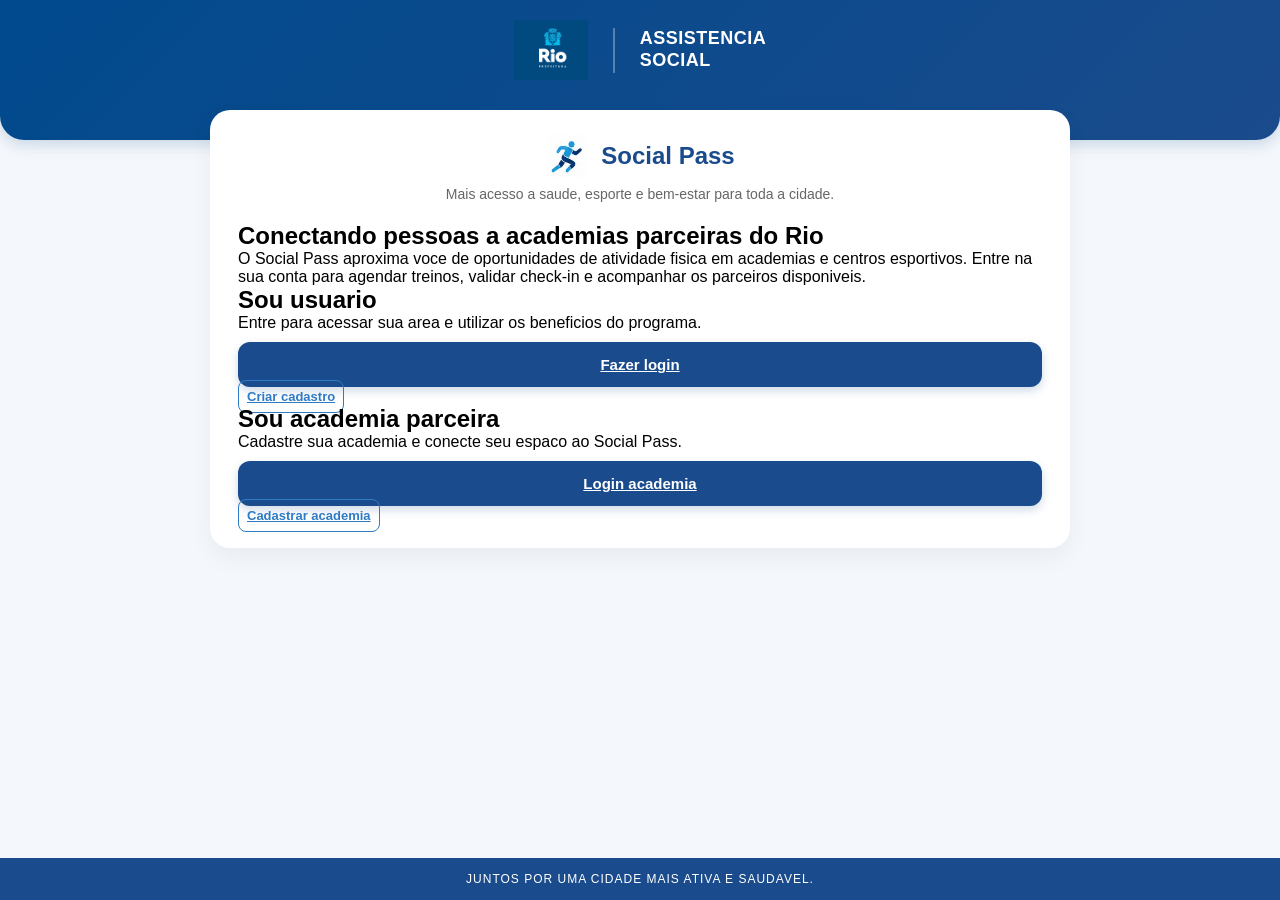
<file: frontend/index.html>
<!DOCTYPE html>
<html lang="pt-BR">
<head>
    <meta charset="UTF-8">
    <meta name="viewport" content="width=device-width, initial-scale=1.0">
    <title>Social Pass - Inicio</title>
    <link rel="stylesheet" href="style.css">
</head>
<body>
<header class="header">
    <div class="header-logo">
        <img src="logo-rio.png" alt="Prefeitura do Rio">
    </div>
    <div class="header-divider"></div>
    <div class="header-text">
        ASSISTENCIA<br>SOCIAL
    </div>
</header>

<main class="main-content">
    <div class="card landing-wrap">
        <div class="card-header">
            <div class="card-logo">
                <img src="logo-social-pass.png" alt="Social Pass" class="card-logo-icon">
                <span class="card-title">Social Pass</span>
            </div>
            <p class="card-subtitle">Mais acesso a saude, esporte e bem-estar para toda a cidade.</p>
        </div>

        <section class="landing-hero">
            <h1 class="landing-title">Conectando pessoas a academias parceiras do Rio</h1>
            <p class="landing-text">
                O Social Pass aproxima voce de oportunidades de atividade fisica em academias e centros esportivos.
                Entre na sua conta para agendar treinos, validar check-in e acompanhar os parceiros disponiveis.
            </p>
        </section>

        <section class="landing-grid" aria-label="Acesso para usuarios e academias">
            <article class="landing-box">
                <h2 class="landing-box-title">Sou usuario</h2>
                <p class="landing-box-text">Entre para acessar sua area e utilizar os beneficios do programa.</p>
                <div class="landing-actions">
                    <a class="btn-submit" href="login.html">Fazer login</a>
                    <a class="btn-outline landing-link" href="cadastrousuario.html">Criar cadastro</a>
                </div>
            </article>

            <article class="landing-box">
                <h2 class="landing-box-title">Sou academia parceira</h2>
                <p class="landing-box-text">Cadastre sua academia e conecte seu espaco ao Social Pass.</p>
                <div class="landing-actions">
                    <a class="btn-submit" href="loginacademia.html">Login academia</a>
                    <a class="btn-outline landing-link" href="cadastroacademia.html">Cadastrar academia</a>
                </div>
            </article>
        </section>
    </div>
</main>

<footer class="footer">
    <p class="footer-text">JUNTOS POR UMA CIDADE MAIS ATIVA E SAUDAVEL.</p>
</footer>
</body>
</html>
</file>
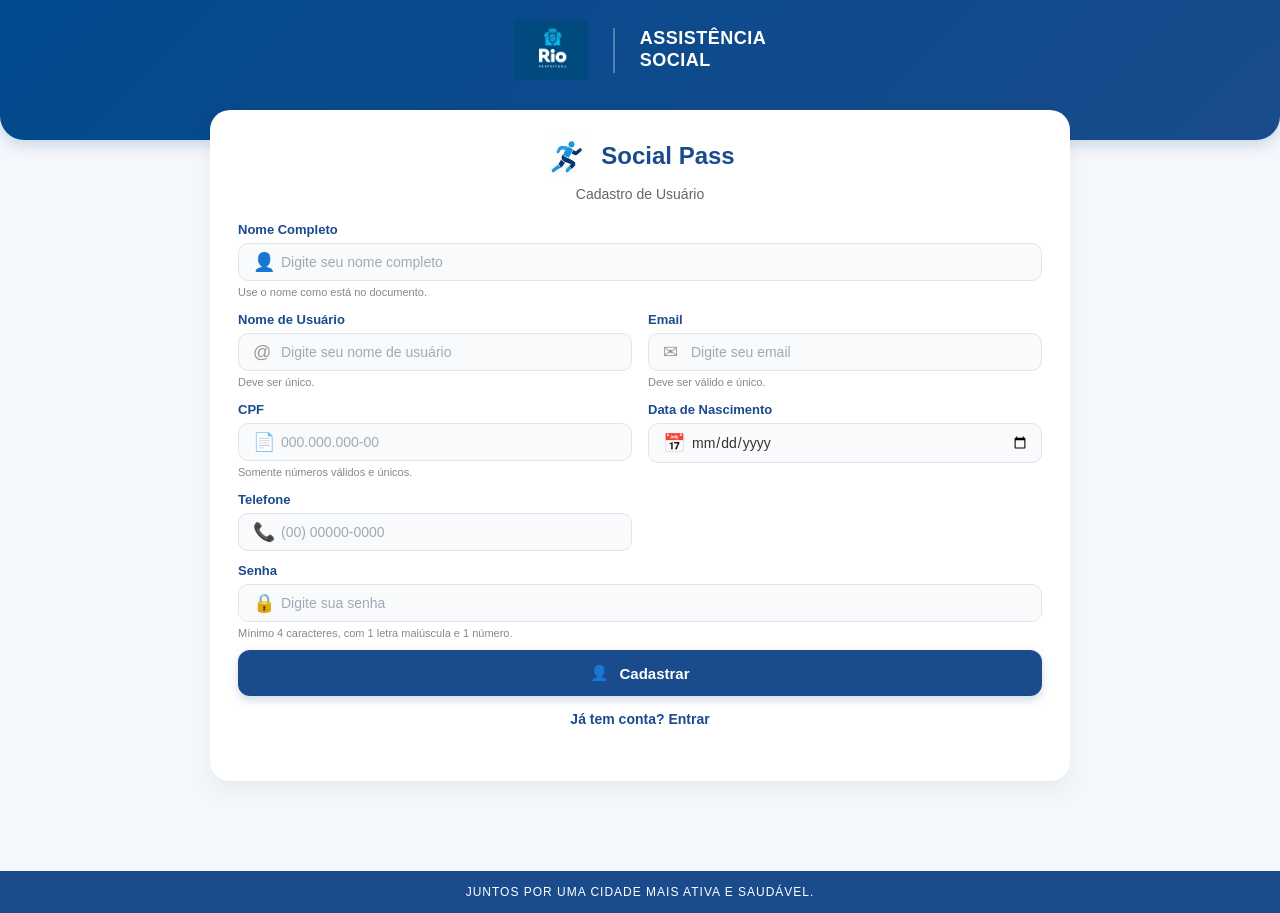
<file: frontend/cadastrousuario.html>
<!DOCTYPE html>
<html lang="pt-BR">
<head>
    <meta charset="UTF-8">
    <meta name="viewport" content="width=device-width, initial-scale=1.0">
    <title>Social Pass - Cadastro de Usuário</title>
    <link rel="stylesheet" href="style.css">
</head>
<body>
<header class="header">
    <div class="header-logo">
        <img src="logo-rio.png" alt="Prefeitura do Rio">
    </div>
    <div class="header-divider"></div>
    <div class="header-text">
        ASSISTÊNCIA<br>SOCIAL
    </div>
</header>

<main class="main-content">
    <div class="card">
        <div class="card-header">
            <div class="card-logo">
                <img src="logo-social-pass.png" alt="Social Pass" class="card-logo-icon">
                <span class="card-title">Social Pass</span>
            </div>
            <p class="card-subtitle">Cadastro de Usuário</p>
        </div>

        <form id="cadastroForm" novalidate>
            <div class="form-grid">
                <div class="form-group span-2">
                    <label class="form-label" for="nomeCompletoInput">Nome Completo</label>
                    <div class="input-wrapper">
                        <span class="input-icon" aria-hidden="true">&#128100;</span>
                        <input type="text" class="form-input" id="nomeCompletoInput" name="nomeCompleto" placeholder="Digite seu nome completo" required>
                    </div>
                    <small class="field-hint">Use o nome como está no documento.</small>
                </div>

                <div class="form-group">
                    <label class="form-label" for="nomeUsuarioInput">Nome de Usuário</label>
                    <div class="input-wrapper">
                        <span class="input-icon" aria-hidden="true">&#64;</span>
                        <input type="text" class="form-input" id="nomeUsuarioInput" name="nomeUsuario" placeholder="Digite seu nome de usuário" required>
                    </div>
                    <small class="field-hint">Deve ser único.</small>
                </div>

                <div class="form-group">
                    <label class="form-label" for="emailInput">Email</label>
                    <div class="input-wrapper">
                        <span class="input-icon" aria-hidden="true">&#9993;</span>
                        <input type="email" class="form-input" id="emailInput" name="email" placeholder="Digite seu email" required>
                    </div>
                    <small class="field-hint">Deve ser válido e único.</small>
                </div>

                <div class="form-group">
                    <label class="form-label" for="cpfInput">CPF</label>
                    <div class="input-wrapper">
                        <span class="input-icon" aria-hidden="true">&#128196;</span>
                        <input type="text" class="form-input" id="cpfInput" name="cpf" placeholder="000.000.000-00" maxlength="14" required>
                    </div>
                    <small class="field-hint">Somente números válidos e únicos.</small>
                </div>

                <div class="form-group">
                    <label class="form-label" for="dataNascimentoInput">Data de Nascimento</label>
                    <div class="input-wrapper">
                        <span class="input-icon" aria-hidden="true">&#128197;</span>
                        <input type="date" class="form-input" id="dataNascimentoInput" name="dataNascimento" required>
                    </div>
                </div>

                <div class="form-group">
                    <label class="form-label" for="telefoneInput">Telefone</label>
                    <div class="input-wrapper">
                        <span class="input-icon" aria-hidden="true">&#128222;</span>
                        <input type="text" class="form-input" id="telefoneInput" name="telefone" placeholder="(00) 00000-0000" maxlength="15" required>
                    </div>
                </div>

                <div class="form-group span-2">
                    <label class="form-label" for="senhaInput">Senha</label>
                    <div class="input-wrapper">
                        <span class="input-icon" aria-hidden="true">&#128274;</span>
                        <input type="password" class="form-input" id="senhaInput" name="senha" placeholder="Digite sua senha" required>
                    </div>
                    <small class="field-hint">Mínimo 4 caracteres, com 1 letra maiúscula e 1 número.</small>
                </div>
            </div>

            <button type="submit" class="btn-submit">
                <span aria-hidden="true">&#128100;</span> Cadastrar
            </button>

            <div style="text-align: center; margin-top: 15px; font-size: 14px;">
                <a href="login.html" style="color: #1a4b8c; text-decoration: none; font-weight: 600;">
                    Já tem conta? Entrar
                </a>
            </div>

            <p id="formMessage" class="form-message" aria-live="polite"></p>
        </form>
    </div>
</main>

<div id="toastContainer" class="toast-container" aria-live="polite" aria-atomic="true"></div>

<footer class="footer">
    <p class="footer-text">JUNTOS POR UMA CIDADE MAIS ATIVA E SAUDÁVEL.</p>
</footer>

<script src="script.js"></script>
</body>
</html>
</file>
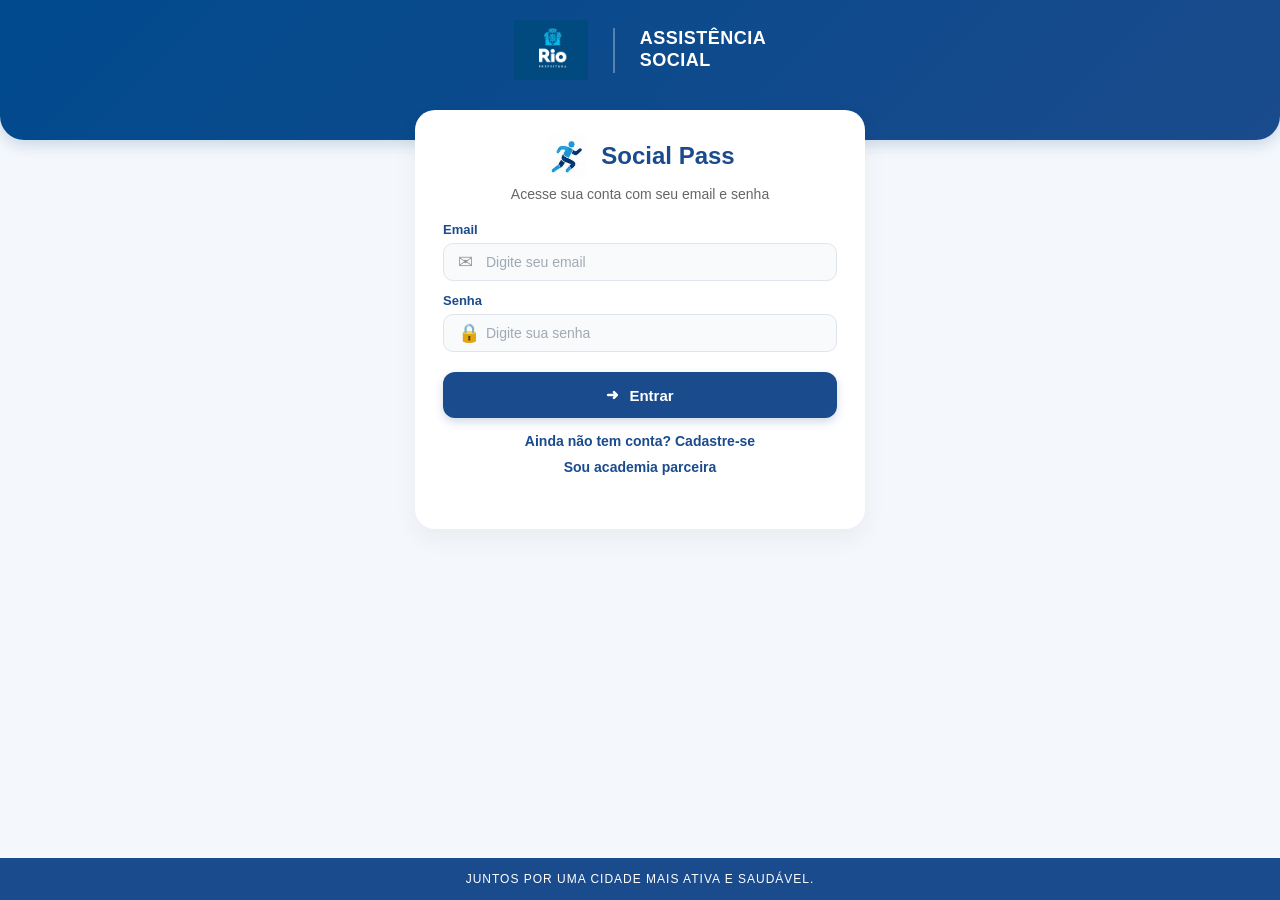
<file: frontend/login.html>
<!DOCTYPE html>
<html lang="pt-BR">
<head>
    <meta charset="UTF-8">
    <meta name="viewport" content="width=device-width, initial-scale=1.0">
    <title>Social Pass - Entrar</title>
    <link rel="stylesheet" href="style.css">
</head>
<body>
<header class="header">
    <div class="header-logo">
        <img src="logo-rio.png" alt="Prefeitura do Rio">
    </div>
    <div class="header-divider"></div>
    <div class="header-text">
        ASSISTÊNCIA<br>SOCIAL
    </div>
</header>

<main class="main-content">
    <div class="card" style="max-width: 450px;">
        <div class="card-header">
            <div class="card-logo">
                <img src="logo-social-pass.png" alt="Social Pass" class="card-logo-icon">
                <span class="card-title">Social Pass</span>
            </div>
            <p class="card-subtitle">Acesse sua conta com seu email e senha</p>
        </div>

        <form id="loginForm" novalidate>
            <div class="form-grid" style="grid-template-columns: 1fr;">
                <div class="form-group">
                    <label class="form-label" for="emailLoginInput">Email</label>
                    <div class="input-wrapper">
                        <span class="input-icon" aria-hidden="true">&#9993;</span>
                        <input type="email" class="form-input" id="emailLoginInput" name="email" placeholder="Digite seu email" required>
                    </div>
                </div>

                <div class="form-group">
                    <label class="form-label" for="senhaLoginInput">Senha</label>
                    <div class="input-wrapper">
                        <span class="input-icon" aria-hidden="true">&#128274;</span>
                        <input type="password" class="form-input" id="senhaLoginInput" name="senha" placeholder="Digite sua senha" required>
                    </div>
                </div>
            </div>

            <button type="submit" class="btn-submit" style="margin-top: 20px;">
                <span aria-hidden="true">&#10140;</span> Entrar
            </button>

            <div style="text-align: center; margin-top: 15px; font-size: 14px;">
                <a href="cadastrousuario.html" style="color: #1a4b8c; text-decoration: none; font-weight: 600;">
                    Ainda não tem conta? Cadastre-se
                </a>
            </div>

            <div style="text-align: center; margin-top: 10px; font-size: 14px;">
                <a href="loginacademia.html" style="color: #1a4b8c; text-decoration: none; font-weight: 600;">
                    Sou academia parceira
                </a>
            </div>

            <p id="loginMessage" class="form-message" aria-live="polite"></p>
        </form>
    </div>
</main>

<div id="toastContainer" class="toast-container" aria-live="polite" aria-atomic="true"></div>

<footer class="footer">
    <p class="footer-text">JUNTOS POR UMA CIDADE MAIS ATIVA E SAUDÁVEL.</p>
</footer>

<script src="script.js"></script>
</body>
</html>
</file>
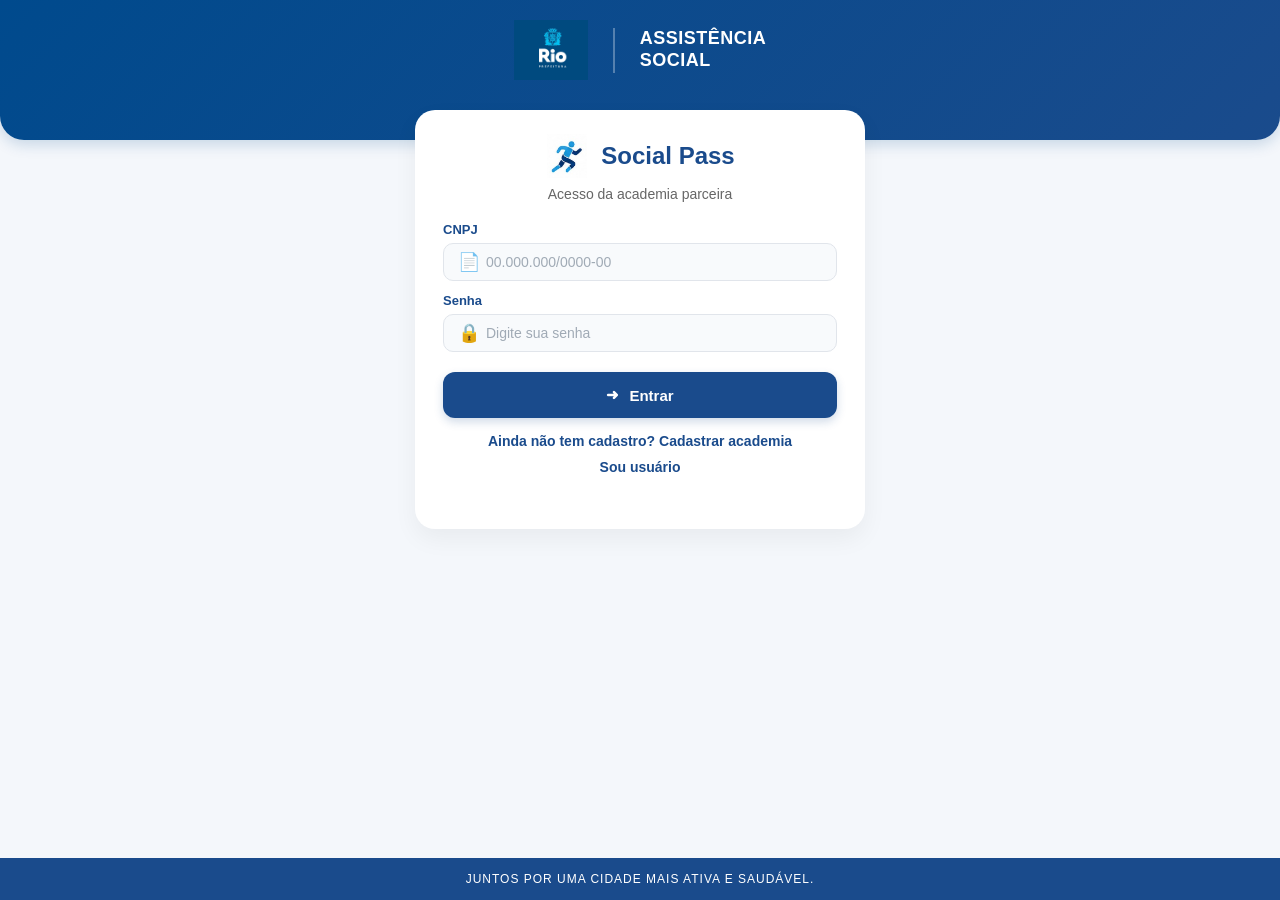
<file: frontend/loginacademia.html>
<!DOCTYPE html>
<html lang="pt-BR">
<head>
  <meta charset="UTF-8">
  <meta name="viewport" content="width=device-width, initial-scale=1.0">
  <title>Social Pass - Login Academia</title>
  <link rel="stylesheet" href="style.css">
</head>
<body>
<header class="header">
  <div class="header-logo">
    <img src="logo-rio.png" alt="Prefeitura do Rio">
  </div>
  <div class="header-divider"></div>
  <div class="header-text">
    ASSISTÊNCIA<br>SOCIAL
  </div>
</header>

<main class="main-content">
  <div class="card" style="max-width: 450px;">
    <div class="card-header">
      <div class="card-logo">
        <img src="logo-social-pass.png" alt="Social Pass" class="card-logo-icon">
        <span class="card-title">Social Pass</span>
      </div>
      <p class="card-subtitle">Acesso da academia parceira</p>
    </div>

    <form id="loginAcademiaForm" novalidate>
      <div class="form-grid" style="grid-template-columns: 1fr;">
        <div class="form-group">
          <label class="form-label" for="cnpjLoginAcademiaInput">CNPJ</label>
          <div class="input-wrapper">
            <span class="input-icon" aria-hidden="true">&#128196;</span>
            <input type="text" class="form-input" id="cnpjLoginAcademiaInput" name="cnpj" placeholder="00.000.000/0000-00" maxlength="18" required>
          </div>
        </div>

        <div class="form-group">
          <label class="form-label" for="senhaLoginAcademiaInput">Senha</label>
          <div class="input-wrapper">
            <span class="input-icon" aria-hidden="true">&#128274;</span>
            <input type="password" class="form-input" id="senhaLoginAcademiaInput" name="senha" placeholder="Digite sua senha" required>
          </div>
        </div>
      </div>

      <button type="submit" class="btn-submit" style="margin-top: 20px;">
        <span aria-hidden="true">&#10140;</span> Entrar
      </button>

      <div style="text-align: center; margin-top: 15px; font-size: 14px;">
        <a href="cadastroacademia.html" style="color: #1a4b8c; text-decoration: none; font-weight: 600;">
          Ainda não tem cadastro? Cadastrar academia
        </a>
      </div>

      <div style="text-align: center; margin-top: 10px; font-size: 14px;">
        <a href="login.html" style="color: #1a4b8c; text-decoration: none; font-weight: 600;">
          Sou usuário
        </a>
      </div>

      <p id="loginAcademiaMessage" class="form-message" aria-live="polite"></p>
    </form>
  </div>
</main>

<div id="toastContainer" class="toast-container" aria-live="polite" aria-atomic="true"></div>

<footer class="footer">
  <p class="footer-text">JUNTOS POR UMA CIDADE MAIS ATIVA E SAUDÁVEL.</p>
</footer>

<script src="script.js"></script>
</body>
</html>
</file>
<file: frontend/style.css>
* {
    margin: 0;
    padding: 0;
    box-sizing: border-box;
    font-family: 'Segoe UI', Tahoma, Geneva, Verdana, sans-serif;
}

html, body {
    min-height: 100%;
    width: 100%;
}

/* Fundo limpo estilo App */
body {
    min-height: 100vh;
    display: flex;
    flex-direction: column;
    background-color: #f4f7fb;
    overflow-y: auto;
}

/* HEADER - MODERNO E ESTENDIDO PARA SOBREPOSIÇÃO */
.header {
    background: linear-gradient(135deg, #004A8D 0%, #1a4b8c 100%);
    padding: 20px 20px 60px; /* Espaço extra embaixo para o card subir */
    border-bottom-left-radius: 24px;
    border-bottom-right-radius: 24px;
    display: flex;
    flex-direction: row;
    align-items: center;
    justify-content: center;
    gap: 25px;
    width: 100%;
    box-shadow: 0 4px 15px rgba(0, 74, 141, 0.2);
    color: white;
}

.header-logo img {
    height: 60px;
    width: auto;
    display: block;
}

.header-divider {
    width: 2px;
    height: 45px;
    background-color: rgba(255, 255, 255, 0.3);
}

.header-text {
    color: #ffffff;
    font-size: 18px;
    font-weight: 600;
    line-height: 1.2;
    letter-spacing: 0.5px;
}

/* MAIN CONTENT - PUXANDO O CONTEÚDO PARA CIMA */
.main-content {
    flex: 1 0 auto;
    width: 100%;
    display: flex;
    justify-content: center;
    align-items: flex-start;
    padding: 0 20px 90px;
    margin-top: -30px; /* Efeito de sobreposição no header */
    position: relative;
    z-index: 10;
}

/* CARD PRINCIPAL - SOMBRAS SUAVES E BORDAS ARREDONDADAS */
.card {
    background-color: #ffffff;
    border-radius: 20px;
    box-shadow: 0 10px 25px rgba(0, 0, 0, 0.05);
    padding: 24px 28px;
    width: 100%;
    max-width: 860px;
    position: relative;
}

.card-header {
    text-align: center;
    margin-bottom: 20px;
}

.card-logo {
    display: flex;
    flex-direction: row;
    align-items: center;
    justify-content: center;
    gap: 12px;
    margin-bottom: 8px;
}

.card-logo-icon {
    width: 44px;
    height: 44px;
    object-fit: contain;
}

.card-title {
    font-size: 24px;
    font-weight: 700;
    color: #1a4b8c;
}

.card-subtitle {
    font-size: 14px;
    color: #666666;
    margin-top: 3px;
}

/* FORMULÁRIOS */
.form-grid {
    display: grid;
    grid-template-columns: repeat(2, minmax(0, 1fr));
    gap: 12px 16px;
}

.form-group {
    margin-bottom: 0;
}

.form-label {
    display: block;
    font-size: 13px;
    font-weight: 600;
    color: #1a4b8c;
    margin-bottom: 6px;
}

.input-wrapper {
    position: relative;
    width: 100%;
}

.input-icon {
    position: absolute;
    left: 15px;
    top: 50%;
    transform: translateY(-50%);
    font-size: 18px;
    color: #999999;
}

.form-input {
    width: 100%;
    padding: 10px 12px 10px 42px;
    border: 1px solid #e1e5eb;
    border-radius: 10px;
    font-size: 14px;
    color: #333333;
    background-color: #f8fafc;
    outline: none;
    transition: all 0.3s ease;
}

.form-input::placeholder {
    color: #a0aab5;
}

.form-input:focus {
    border-color: #2e7bc4;
    background-color: #ffffff;
    box-shadow: 0 0 0 3px rgba(46, 123, 196, 0.1);
}

.field-hint {
    display: block;
    margin-top: 4px;
    font-size: 11px;
    color: #888;
    line-height: 1.35;
}

.span-2 {
    grid-column: 1 / -1;
}

/* BOTÕES */
.btn-submit {
    width: 100%;
    padding: 14px;
    background-color: #1a4b8c;
    color: #ffffff;
    border: none;
    border-radius: 12px;
    font-size: 15px;
    font-weight: 700;
    cursor: pointer;
    display: flex;
    flex-direction: row;
    align-items: center;
    justify-content: center;
    gap: 10px;
    margin-top: 10px;
    transition: background-color 0.2s ease, transform 0.1s ease;
    box-shadow: 0 4px 10px rgba(26, 75, 140, 0.2);
}

.btn-submit:hover {
    background-color: #0f2a45;
}

.btn-submit:active {
    transform: scale(0.98);
}

.btn-submit:disabled {
    opacity: 0.75;
    cursor: not-allowed;
}

/* =========================================
   COMPONENTES ESPECÍFICOS DO HUB (HOME)
   ========================================= */

.user-greeting {
    display: flex;
    align-items: center;
    gap: 12px;
}

.user-avatar {
    width: 44px;
    height: 44px;
    background-color: rgba(255, 255, 255, 0.2);
    border-radius: 50%;
    display: flex;
    align-items: center;
    justify-content: center;
    font-size: 20px;
    border: 2px solid rgba(255, 255, 255, 0.5);
}

.hero-card {
    background: linear-gradient(135deg, #2e7bc4, #1a4b8c);
    border-radius: 20px;
    padding: 24px;
    color: white;
    box-shadow: 0 10px 25px rgba(46, 123, 196, 0.3);
    display: flex;
    align-items: center;
    justify-content: space-between;
    margin-bottom: 30px;
    position: relative;
    overflow: hidden;
}

.hero-card::after {
    content: '';
    position: absolute;
    right: -30px;
    top: -30px;
    width: 120px;
    height: 120px;
    background: rgba(255, 255, 255, 0.1);
    border-radius: 50%;
}

.hero-title {
    font-size: 22px;
    font-weight: 700;
    margin-bottom: 6px;
}

.hero-subtitle {
    font-size: 14px;
    opacity: 0.85;
}

.btn-checkin {
    background: #ffffff;
    color: #1a4b8c;
    border: none;
    padding: 12px 20px;
    border-radius: 12px;
    font-weight: 700;
    font-size: 15px;
    cursor: pointer;
    display: flex;
    align-items: center;
    gap: 8px;
    box-shadow: 0 4px 10px rgba(0, 0, 0, 0.1);
    transition: transform 0.2s;
    position: relative;
    z-index: 2;
}

.btn-checkin:active {
    transform: scale(0.96);
}

.section-header {
    display: flex;
    justify-content: space-between;
    align-items: flex-end;
    margin-bottom: 16px;
}

.hub-section-title {
    font-size: 18px;
    font-weight: 700;
    color: #1a3a5c;
}

.see-all {
    font-size: 13px;
    color: #2e7bc4;
    text-decoration: none;
    font-weight: 600;
}

.gym-carousel {
    display: flex;
    gap: 16px;
    overflow-x: auto;
    padding-bottom: 20px;
    scroll-snap-type: x mandatory;
    scrollbar-width: none;
}
.gym-carousel::-webkit-scrollbar {
    display: none;
}

.gym-card {
    background: #ffffff;
    border-radius: 16px;
    min-width: 250px;
    flex: 0 0 auto;
    scroll-snap-align: start;
    box-shadow: 0 4px 15px rgba(0, 0, 0, 0.04);
    display: flex;
    flex-direction: column;
    overflow: hidden;
    border: 1px solid #f0f2f5;
}

.gym-cover {
    height: 90px;
    background: linear-gradient(135deg, #e6f0fa, #c8dff2);
    position: relative;
}

.gym-tag {
    position: absolute;
    top: 10px;
    left: 10px;
    background-color: rgba(255, 255, 255, 0.9);
    color: #1a4b8c;
    font-size: 11px;
    font-weight: 700;
    padding: 4px 10px;
    border-radius: 20px;
    box-shadow: 0 2px 4px rgba(0,0,0,0.1);
}

.gym-info {
    padding: 16px;
    display: flex;
    flex-direction: column;
    gap: 6px;
    flex: 1;
}

.gym-name {
    color: #333;
    font-size: 16px;
    font-weight: 700;
}

.gym-address {
    font-size: 13px;
    color: #777;
}

.gym-status {
    font-size: 12px;
    font-weight: 600;
    display: flex;
    align-items: center;
    gap: 4px;
    margin-top: 4px;
}
.status-green { color: #1e7e34; }
.status-orange { color: #b26a00; }

.btn-outline {
    background: transparent;
    color: #2e7bc4;
    border: 1px solid #2e7bc4;
    padding: 8px;
    border-radius: 8px;
    font-size: 13px;
    font-weight: 600;
    margin-top: 10px;
    cursor: pointer;
    transition: background 0.2s;
}

.btn-outline:hover {
    background: #f4f7fb;
}

.bottom-nav {
    position: fixed;
    bottom: 0;
    left: 0;
    width: 100%;
    background-color: #ffffff;
    box-shadow: 0 -4px 20px rgba(0, 0, 0, 0.05);
    display: flex;
    justify-content: space-around;
    padding: 12px 0 16px;
    z-index: 100;
    border-top-left-radius: 20px;
    border-top-right-radius: 20px;
}

.nav-item {
    display: flex;
    flex-direction: column;
    align-items: center;
    text-decoration: none;
    color: #a0aab5;
    font-size: 11px;
    font-weight: 600;
    gap: 6px;
    width: 60px;
}

.nav-icon-wrap {
    width: 40px;
    height: 32px;
    display: flex;
    align-items: center;
    justify-content: center;
    border-radius: 16px;
    font-size: 20px;
    transition: all 0.3s;
}

.nav-item.active {
    color: #1a4b8c;
}

.nav-item.active .nav-icon-wrap {
    background-color: #e6f0fa;
}

/* FOOTER ANTIGO (Oculto no app mobile, mas mantido para telas grandes/cadastros) */
.footer {
    background-color: #1a4b8c;
    padding: 14px 20px;
    text-align: center;
    width: 100%;
    margin-top: auto;
}

.footer-text {
    color: #ffffff;
    font-size: 12px;
    font-weight: 500;
    letter-spacing: 1px;
    margin: 0;
}

/* TOASTS MENSAGENS */
.form-message {
    margin-top: 12px;
    font-size: 14px;
    font-weight: 600;
    min-height: 18px;
    text-align: center;
}
.form-message.success { color: #1e7e34; }
.form-message.error { color: #b02a37; }

.toast-container {
    position: fixed;
    right: 16px;
    top: 16px; /* Mudei para o topo para não brigar com o menu inferior */
    display: flex;
    flex-direction: column;
    gap: 10px;
    z-index: 9999;
    pointer-events: none;
}

.toast {
    min-width: 280px;
    max-width: 360px;
    padding: 14px 16px;
    border-radius: 10px;
    color: #fff;
    box-shadow: 0 12px 28px rgba(0, 0, 0, 0.2);
    font-size: 14px;
    line-height: 1.4;
    transform: translateY(-12px);
    opacity: 0;
    animation: toastIn 0.22s ease forwards;
}
.toast.success { background: #1e7e34; }
.toast.error { background: #b02a37; }
.toast.warning { background: #b26a00; }

@keyframes toastIn {
    from { transform: translateY(-12px); opacity: 0; }
    to { transform: translateY(0); opacity: 1; }
}

/* RESPONSIVIDADE */
@media screen and (max-width: 900px) {
    .form-grid {
        grid-template-columns: 1fr;
    }
    .span-2 {
        grid-column: auto;
    }
}

@media screen and (max-width: 600px) {
    .header {
        padding: 20px 20px 50px;
        justify-content: space-between;
    }
    .header-logo img {
        height: 45px;
    }
    .header-text {
        font-size: 15px;
    }
    .card {
        padding: 24px 20px;
    }
    .card-title {
        font-size: 22px;
    }
    .toast-container {
        left: 12px;
        right: 12px;
        top: 12px;
    }
    .toast {
        min-width: 0;
        max-width: none;
        width: 100%;
    }
}

/* =========================================
   ESTILIZAÇÃO ADICIONAL: CARDS MAIORES E MAPA
   ========================================= */

.gym-card.large {
    min-width: 310px; /* Aumentado de 250px para 310px */
    box-shadow: 0 6px 20px rgba(0, 0, 0, 0.06);
}

/* área da foto/capa mais alta */
.gym-cover.large-cover {
    height: 130px; /* Aumentado de 90px para 130px */
    background: linear-gradient(135deg, #2e7bc4 0%, #c8dff2 100%);
}

/* Container do Mapa */
.map-box {
    width: 100%;
    height: 240px;
    background-color: #e5e3df;
    border-radius: 20px;
    overflow: hidden;
    box-shadow: 0 6px 20px rgba(0, 0, 0, 0.06);
    border: 1px solid #e1e5eb;
    position: relative;
    margin-bottom: 20px;
}

/* Configuração do mapa em si */
.map-iframe {
    width: 100%;
    height: 100%;
    border: none;
}

/* Pequeno balão informativo por cima do mapa */
.map-overlay-badge {
    position: absolute;
    bottom: 12px;
    left: 50%;
    transform: translateX(-50%);
    background-color: rgba(26, 75, 140, 0.95);
    color: #ffffff;
    padding: 8px 14px;
    border-radius: 30px;
    font-size: 12px;
    font-weight: 600;
    box-shadow: 0 4px 12px rgba(0,0,0,0.15);
    pointer-events: none;
    white-space: nowrap;
}

/* Ícones pequenos inline (Material Symbols) */
.icon-sm {
    font-size: 16px;
    vertical-align: middle;
    line-height: 1;
}
</file>
